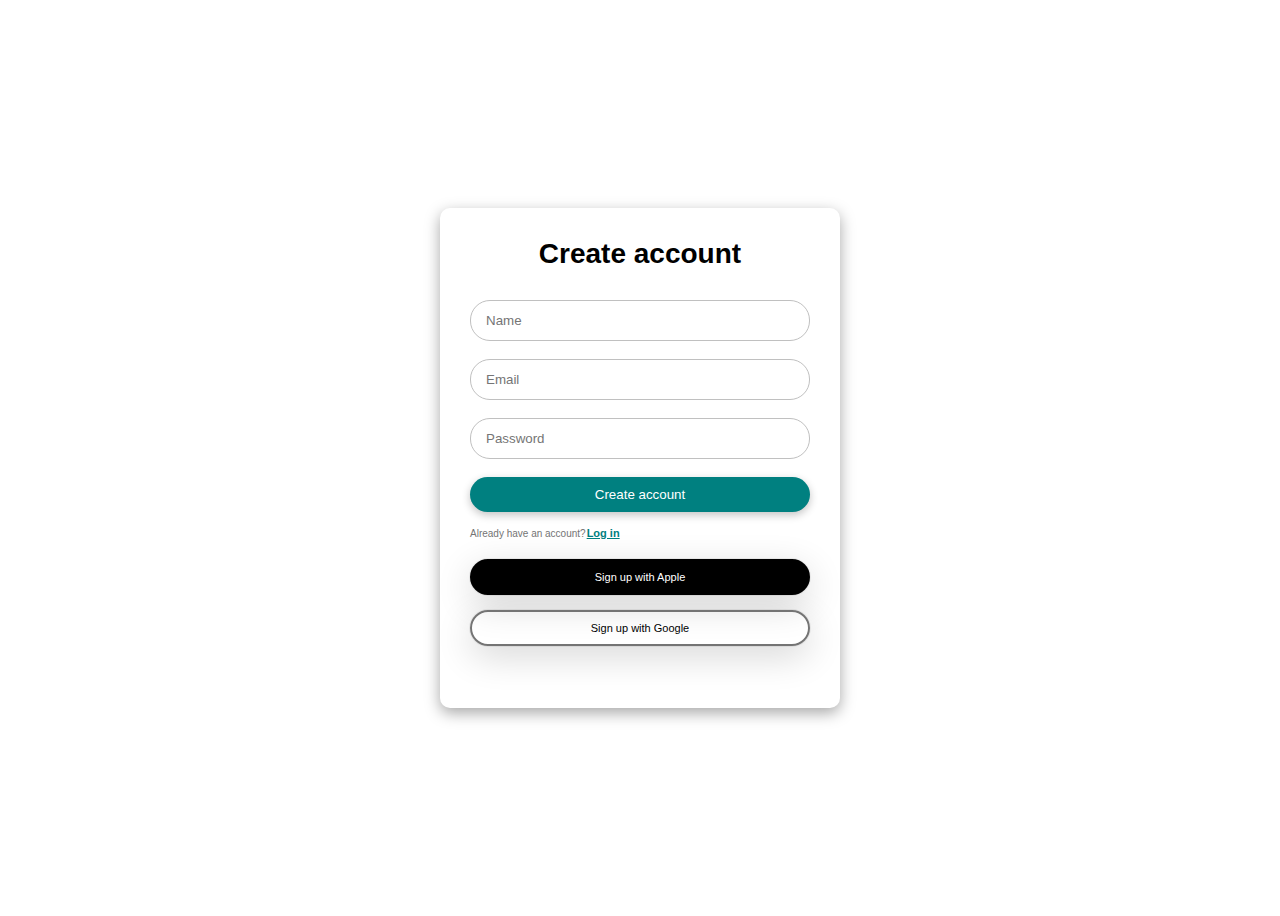
<file: index.html>
<!DOCTYPE html>
<html lang="en">
  <head>
    <meta charset="UTF-8" />
    <meta name="viewport" content="width=device-width, initial-scale=1.0" />
    <title>Dove & Smile Studio</title>
    <link rel="stylesheet" href="style/style.css" />
  </head>
  <body>
    <header id="nav-placeholder"></header>
    <!-- Hero Section -->
    <section class="hero" id="home">
      <div class="hero-content">
        <h1 class="hero-title">YOUR SMILE MATTERS</h1>
        <p class="hero-description">
          Welcome to Dove & Smile Studio, where your oral health is our top
          priority. Our team is dedicated to providing you with personalized,
          gentle care to ensure your comfort and satisfaction
        </p>
        <button class="btn-book"><a href="plans.html">Book Now</a></button>

        <!-- Hero Images -->
        <div class="hero-images">
          <div class="image img-left" id="hero-img-1"></div>
          <div class="image img-center" id="hero-img-2"></div>
          <div class="image img-right" id="hero-img-3"></div>
        </div>
      </div>
    </section>

    <!-- About Section -->
    <div class="about" id="about">
      <div class="about-section">
        <div class="about-left">
          <h1>About Us</h1>
          <p>Our Story</p>
        </div>
        <div class="about-right">
          <p>
            At Dove & Smile Studio, we offer a wide range of dental services,
            including general dentistry, orthodontics, and implants. Our focus
            is on building lasting relationships with our patients by delivering
            comprehensive care with a gentle touch. Your smile is our passion,
            and we are committed to ensuring your dental health and
            satisfaction.
          </p>
          <a href="about.html" class="discover-btn">Discover More</a>
        </div>
      </div>

      <!-- Divider -->
      <div class="divider"></div>

      <!-- Testimonials Section -->
      <div class="testimonials-section">
        <h2>Testimonials</h2>
        <div class="testimonial-card">
          <p class="testimonial-text">
            "I had an incredible experience at Dove & Smile Studio. The staff
            was friendly, and the service was exceptional. I highly recommend
            them!"
          </p>
          <p class="testimonial-author">Sarah - Patient</p>
          <div class="divider"></div>
        </div>
        <div class="testimonial-card">
          <p class="testimonial-text">
            "The orthodontic treatment I received at Dove & Smile Studio was
            life-changing. I'm so grateful for their expertise and care."
          </p>
          <p class="testimonial-author">Mechael - Patient</p>
        </div>
        <div class="divider"></div>
        <div class="testimonial-card">
          <p class="testimonial-text">
            "Dove & Smile Studio provides top-notch dental care. I felt
            comfortable throughout my visit and left with a brighter smile."
          </p>
          <p class="testimonial-author">Elena - Patient</p>
        </div>
      </div>
    </div>

    <!-- HOW IT WORKS SECTION -->
    <div class="how-it-works section">
      <div class="container">
        <div class="section-header">
          <h1>How It Works</h1>
          <p>Our Process</p>
        </div>

        <div class="process-grid">
          <div class="process-card">
            <h2>Consultation</h2>
            <p>
              Our team provides personalized care to help you achieve a
              confident smile. Contact us to book your appointment!
            </p>
          </div>

          <div class="process-card">
            <h2>Treatment</h2>
            <p>
              Our treatments are tailored to meet your unique dental needs,
              ensuring the best care for a healthier, brighter smile.
            </p>
          </div>

          <div class="process-card">
            <h2>Follow-Up</h2>
            <p>
              We provide thorough follow-up care to monitor your progress and
              maintain your oral health.
            </p>
          </div>
        </div>

        <div class="divider"></div>

        <div class="secondary-grid">
          <div class="secondary-card">
            <h2>Aftercare</h2>
            <p>
              Proper aftercare is essential for a speedy recovery and long-term
              dental health.
            </p>
          </div>

          <div class="secondary-card">
            <h2>Emergency Care</h2>
            <p>
              Experiencing a dental emergency? Contact us immediately for
              prompt, compassionate care.
            </p>
          </div>

          <div class="secondary-card">
            <h2>Preventive Care</h2>
            <p>
              Prevention is key to good oral health. Our preventive care
              services aim to keep your smile healthy and bright.
            </p>
          </div>
        </div>
      </div>
    </div>

    <!-- Full Width Image Section -->
    <div class="full-image-section">
      <div class="studio-image"></div>
    </div>
    <!-- Footer Section -->
    <footer id="footer-placeholder"></footer>
    <script>
      const user = localStorage.getItem("userData");

      if (!user) {
        window.location.href = "register.html";
      }
    </script>
    <script src="script/script.js"></script>
    <script src="script/include.js"></script>
  </body>
</html>
</file>
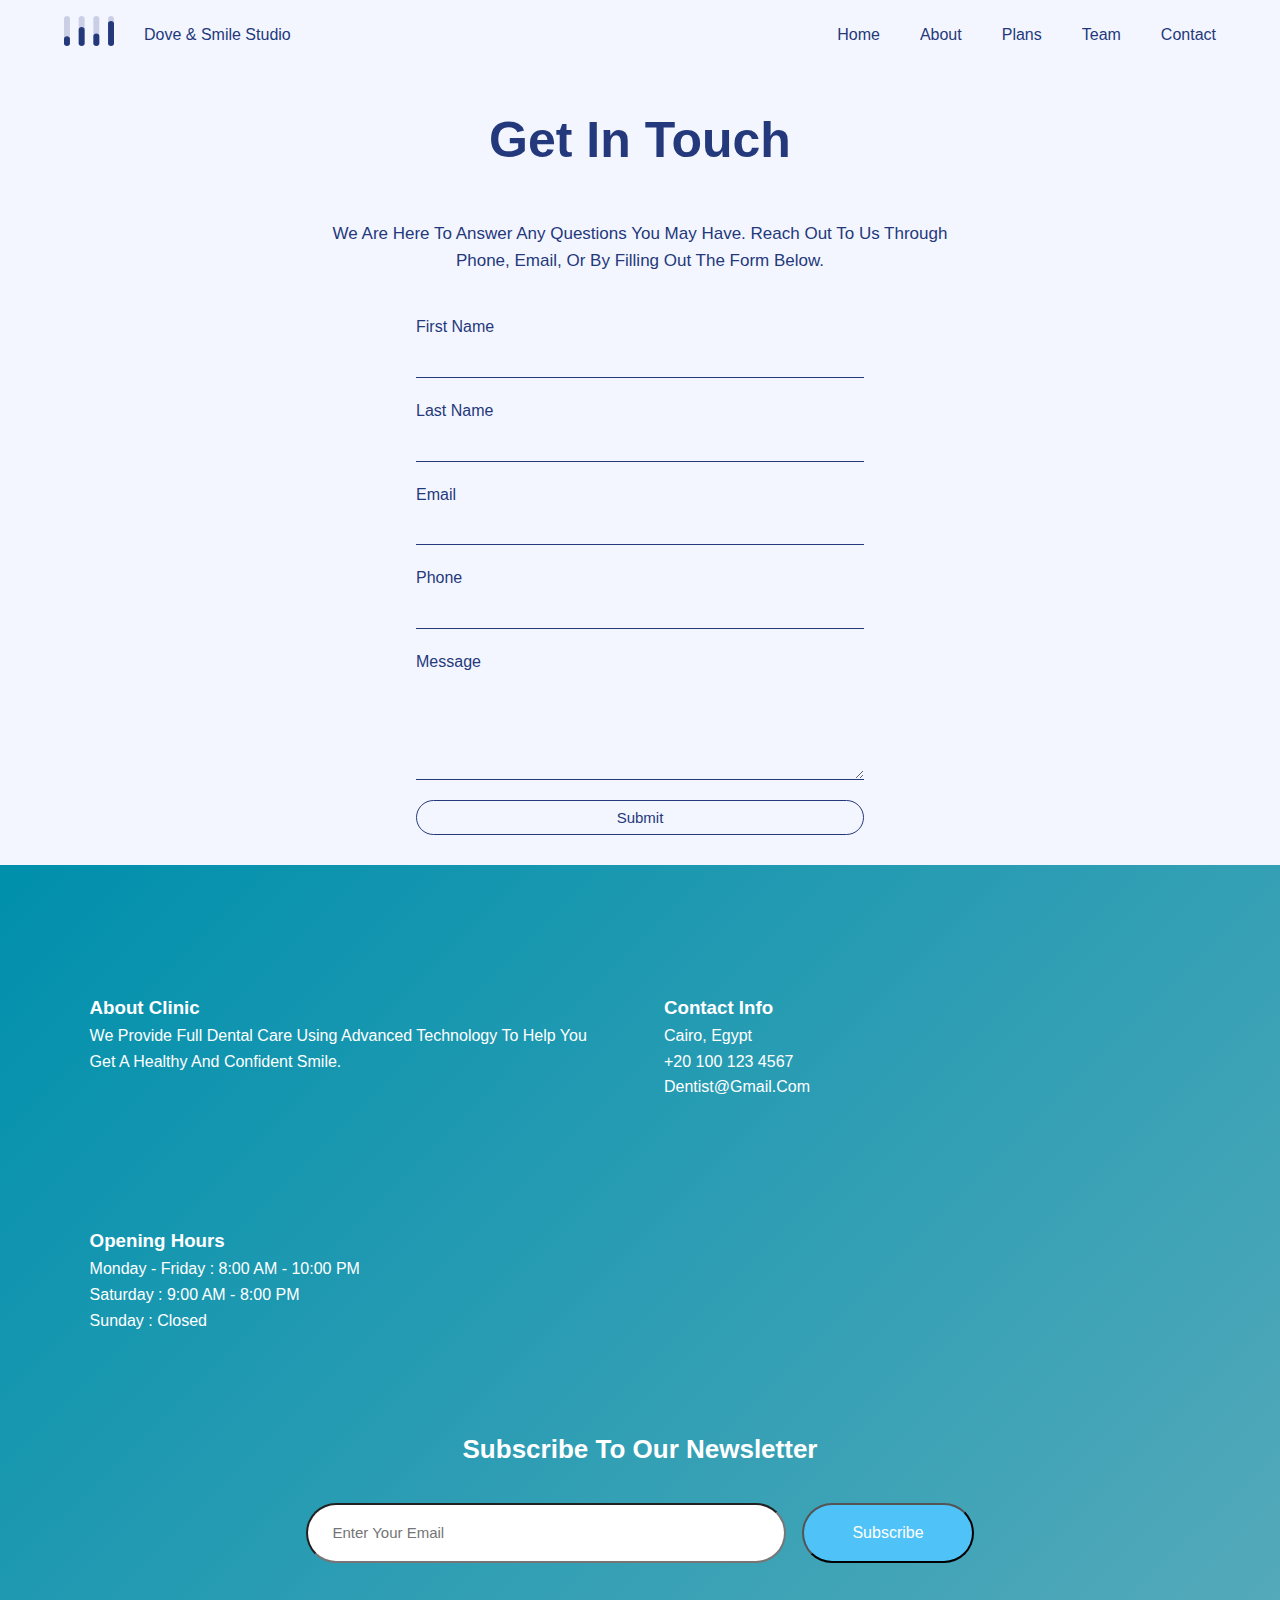
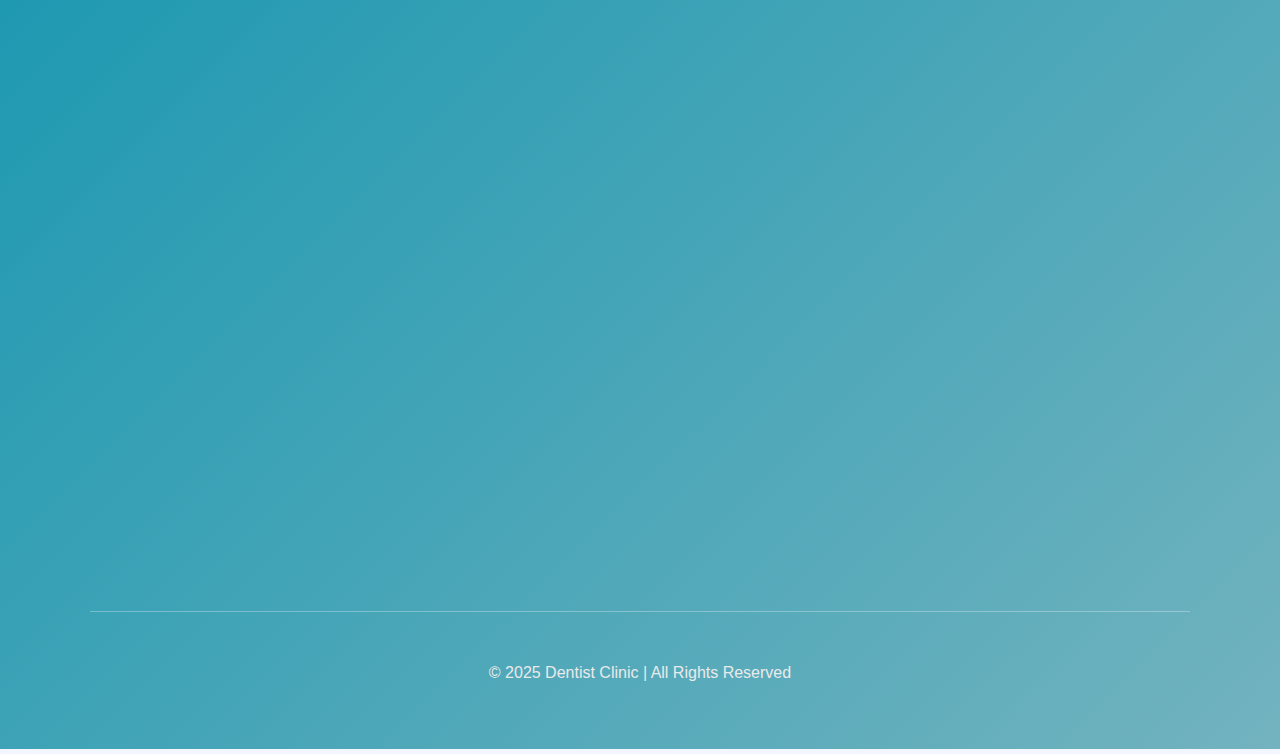
<file: contact.html>
<!DOCTYPE html>
<html lang="en">
<head>
    <meta charset="UTF-8">
    <meta name="viewport" content="width=device-width, initial-scale=1.0">
    <title>Document</title>
    <link rel="stylesheet" href="style/contactStyle.css">
</head>
<body>

    <header id="nav-placeholder"></header>
    
    <main class="contact-main">
        <h1 class="contact-title">Get in Touch</h1>
        <p class="desc">We are here to answer any questions you may have. Reach out to us through phone, email, or by filling out the form below.</p>
        <form class="form">
            <label for="First">First name</label>
            <input type="text" id="First" name="First" required>

            <label for="Last">Last name</label>
            <input type="text" id="Last" name="Last" required>

            <label for="email">Email</label>
            <input type="email" id="email" name="email" required>

            <label for="phone">Phone</label>
            <input type="phone" id="phone" name="phone" required>

            <label for="message">Message</label>
            <textarea id="message" name="message" rows="5" required></textarea>

            <button type="submit">Submit</button>
        </form>
    </main>

    <footer id="footer-placeholder"></footer>
    <script src="../script/include.js"></script>
</body>

</html>
</file>
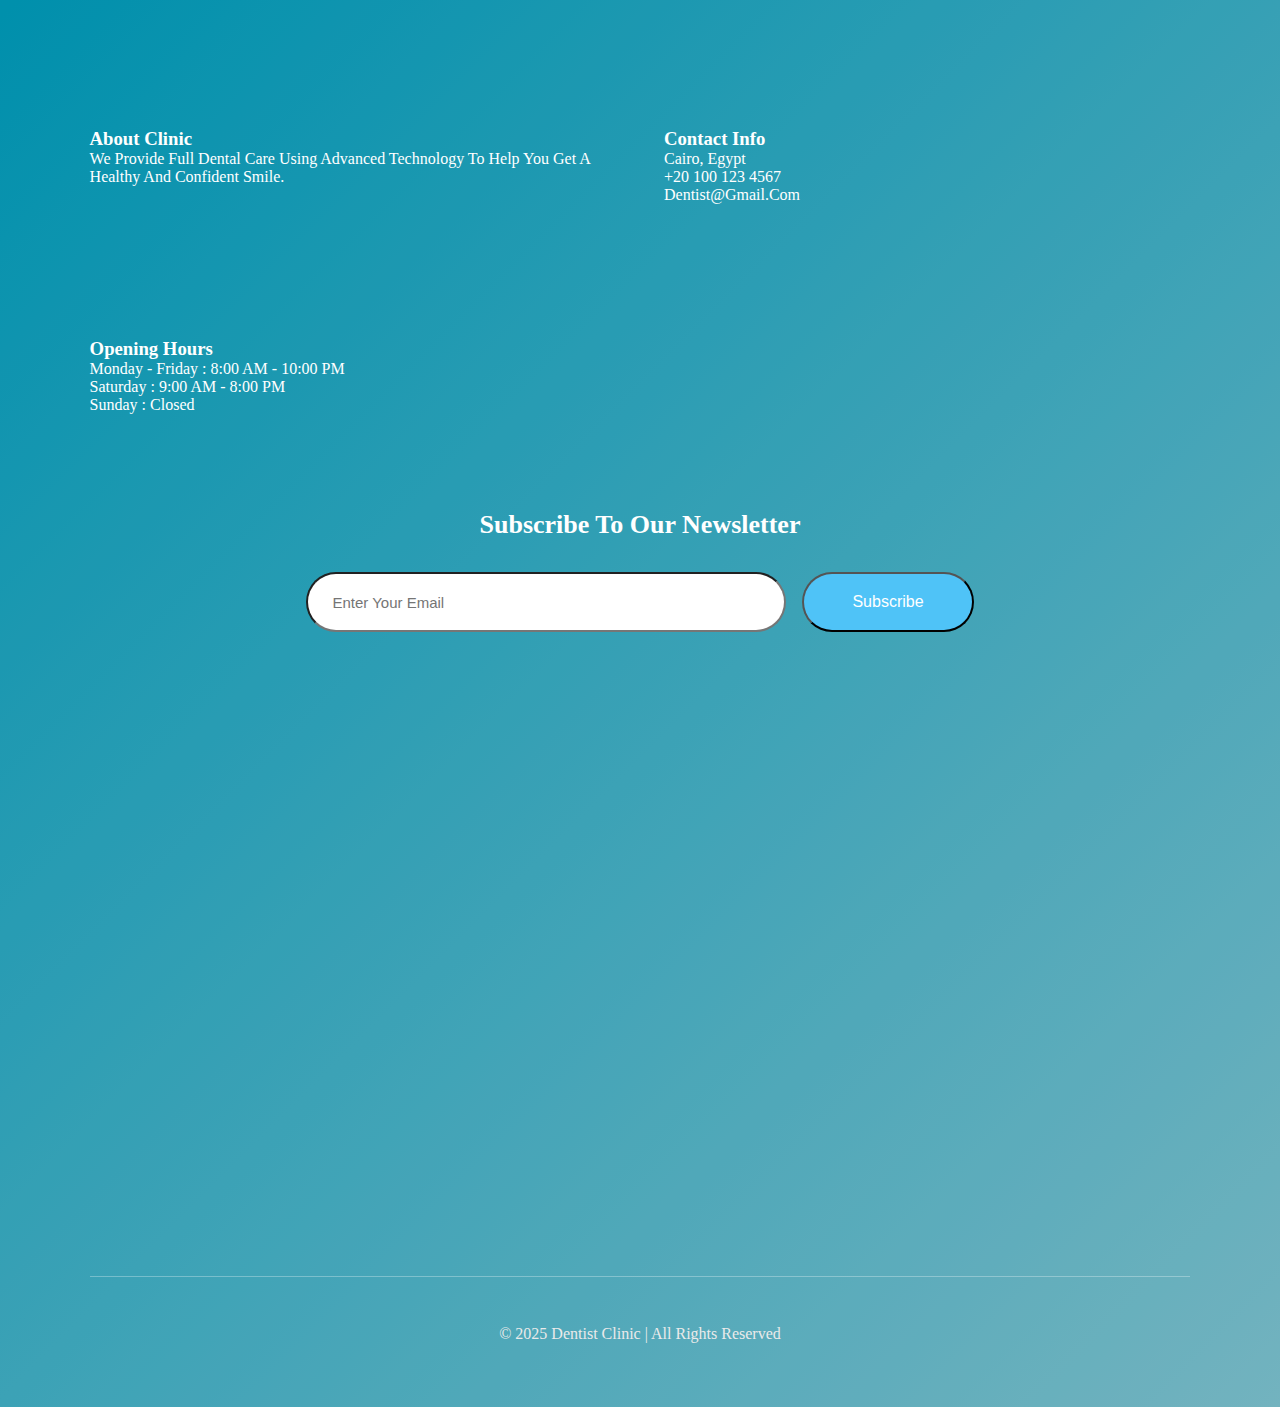
<file: footer.html>
<!DOCTYPE html>
<html lang="en">
<head>
    <meta charset="UTF-8">
    <meta name="viewport" content="width=device-width, initial-scale=1.0">
    <title>Footer</title>

    <link rel="stylesheet" href="../style/base.css">
    <link rel="stylesheet" href="../style/footer.css">
</head>
<body>

<footer class="footer">

    <div class="footer-overlay"></div>

    <section class="box-container">

        <article class="box">
            <h3>about clinic</h3>
            <p>
                We provide full dental care using advanced technology
                to help you get a healthy and confident smile.
            </p>

            <nav class="share">
                <a href="#" class="fab fa-facebook-f" aria-label="Facebook"></a>
                <a href="#" class="fab fa-twitter" aria-label="Twitter"></a>
                <a href="#" class="fab fa-linkedin" aria-label="LinkedIn"></a>
                <a href="#" class="fab fa-instagram" aria-label="Instagram"></a>
            </nav>
        </article>

        <article class="box">
            <h3>contact info</h3>
            <p><i class="fas fa-map-marker-alt"></i> Cairo, Egypt</p>
            <p><i class="fas fa-phone"></i> +20 100 123 4567</p>
            <p><i class="fas fa-envelope"></i> dentist@gmail.com</p>
        </article>

        

        <article class="box">
            <h3>opening hours</h3>
            <p>Monday - Friday : 8:00 AM - 10:00 PM</p>
            <p>Saturday : 9:00 AM - 8:00 PM</p>
            <p>Sunday : Closed</p>
        </article>

    </section>

    <section class="newsletter">
        <h3>subscribe to our newsletter</h3>
        <form>
            <input type="email" placeholder="enter your email">
            <button type="submit">subscribe</button>
        </form>
    </section>

    <section class="map">
        <iframe 
            src="https://www.google.com/maps?q=cairo&output=embed"
            loading="lazy">
        </iframe>
    </section>

    <section class="credit">
        © 2025 Dentist Clinic | All Rights Reserved
    </section>

</footer>

</body>
</html>
</file>
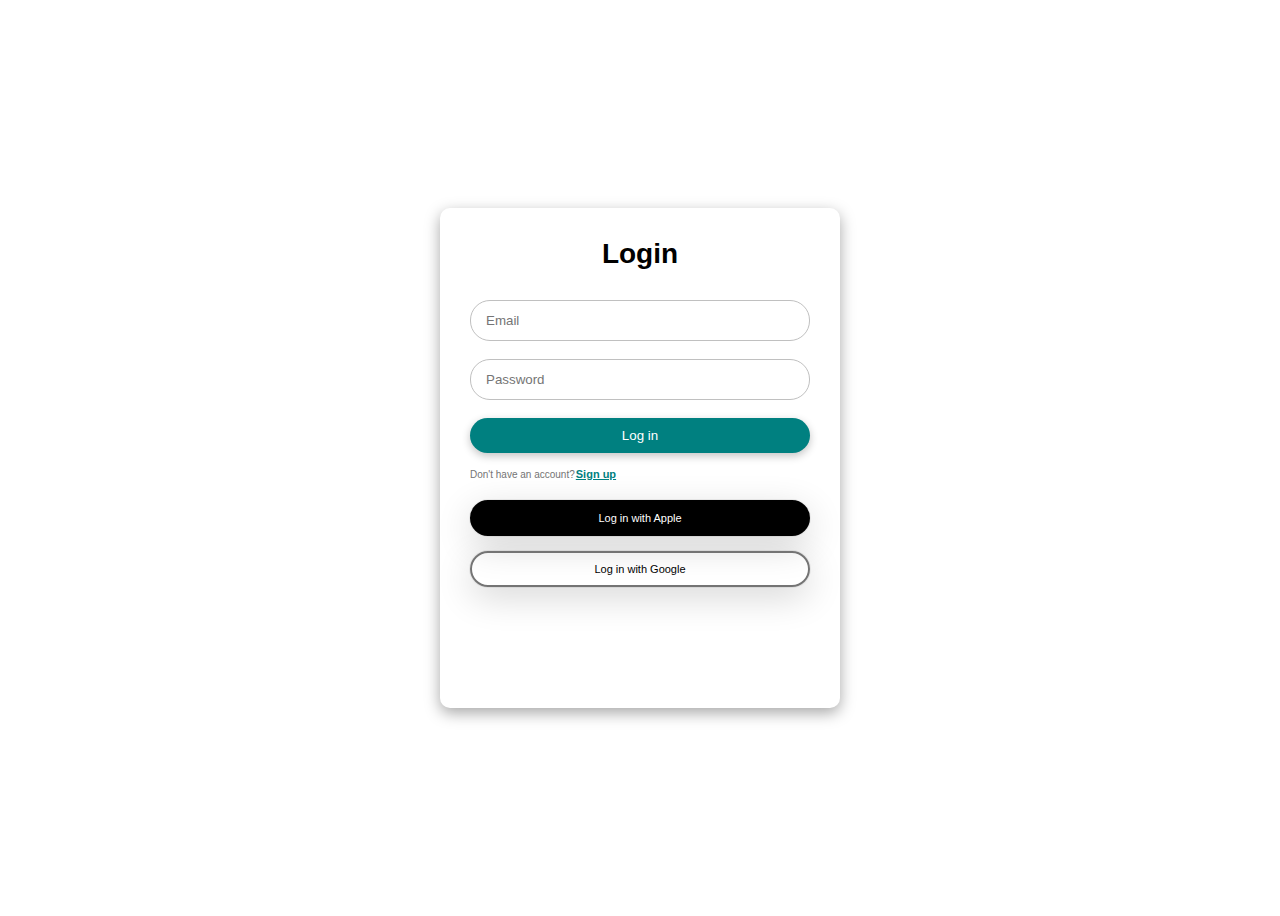
<file: login.html>
<!DOCTYPE html>
<html lang="en">
  <head>
    <meta charset="UTF-8" />
    <meta name="viewport" content="width=device-width, initial-scale=1.0" />
    <title>Document</title>
    <link rel="stylesheet" href="style/log_reg.css" />
  </head>
  <body>
    <div class="form-container">
      <p class="title">Login</p>
      <form class="form" id="loginForm">
        <input type="email" class="input" id="loginEmail" placeholder="Email" />
        <input
          type="password"
          class="input"
          id="loginPassword"
          placeholder="Password"
        />
        <button class="form-btn" type="submit">Log in</button>
      </form>
      <p class="sign-up-label">
        Don't have an account?<a class="sign-up-link" href="register.html">Sign up</a>
      </p>
      <div class="buttons-container">
        <div class="apple-login-button">
          <span>Log in with Apple</span>
        </div>
        <div class="google-login-button">
          <span>Log in with Google</span>
        </div>
      </div>
    </div>

    <script src="script/login.js"></script>
  </body>
</html>
</file>
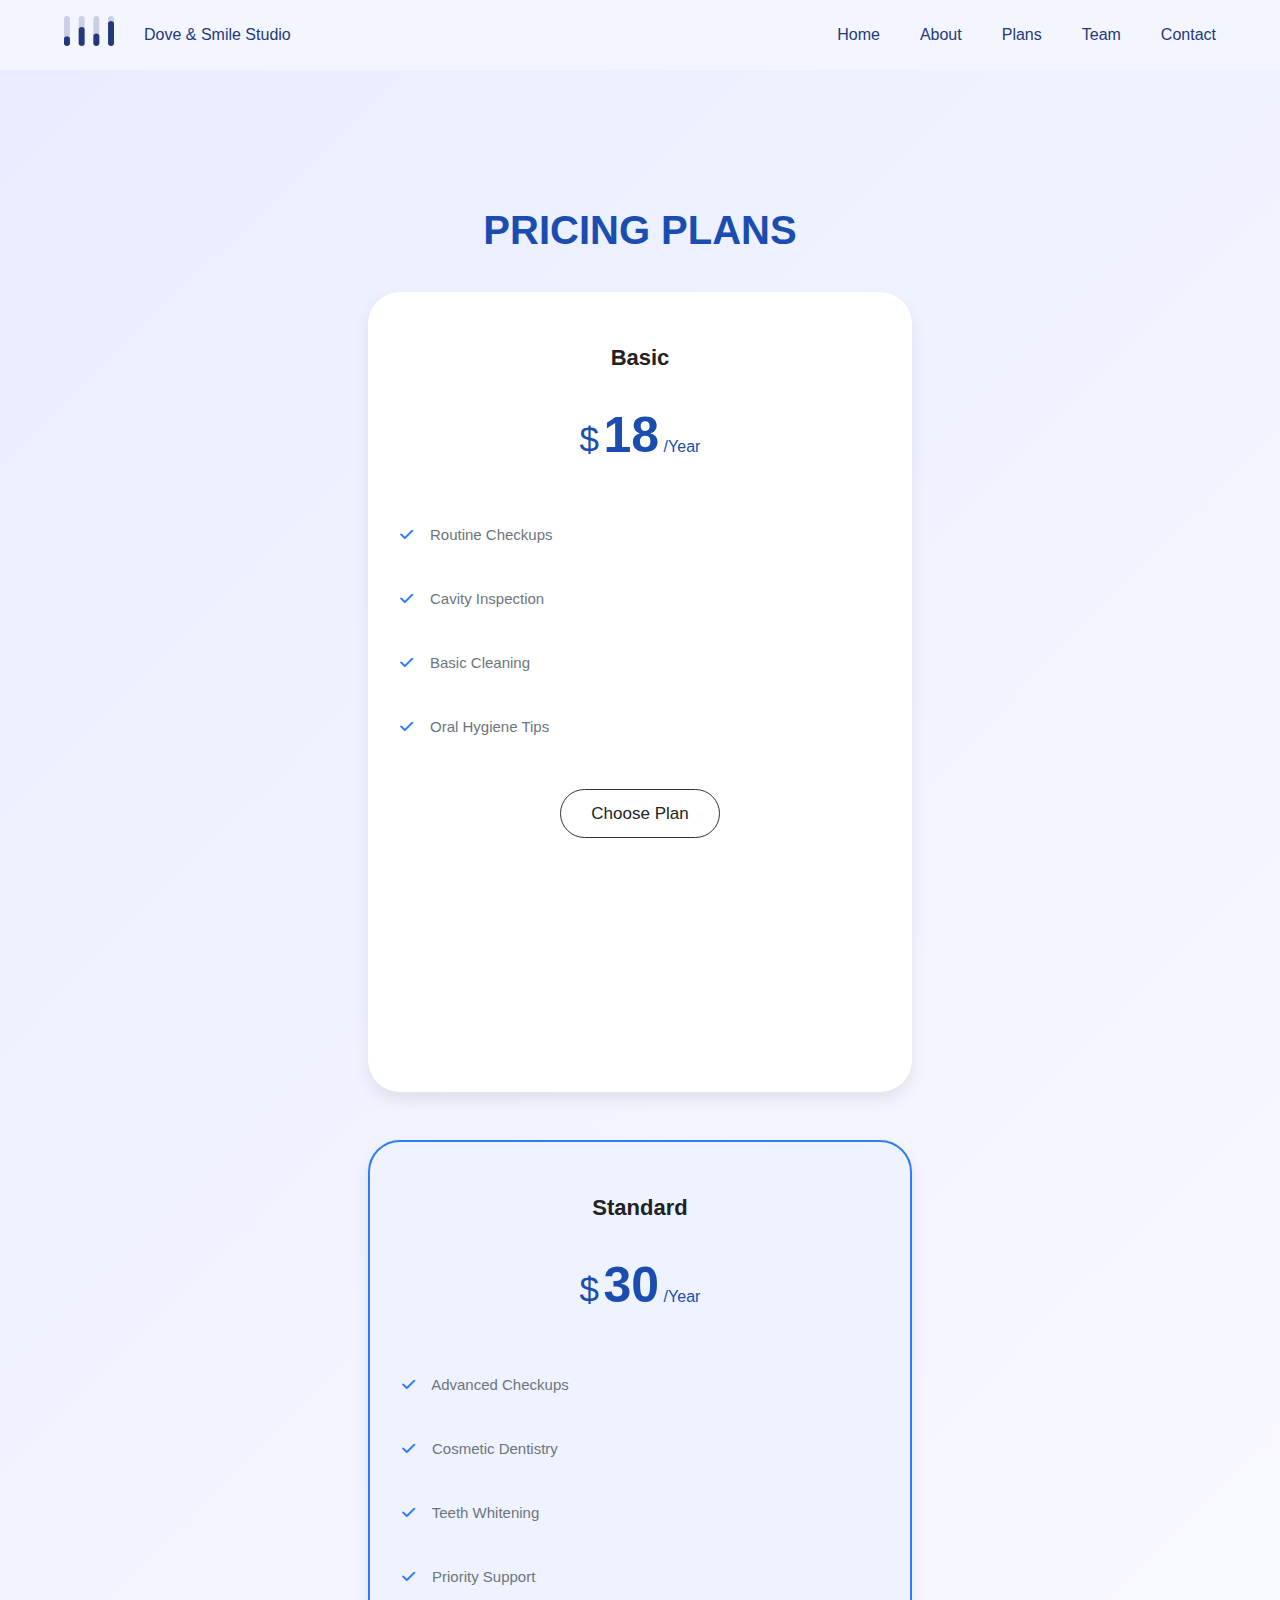
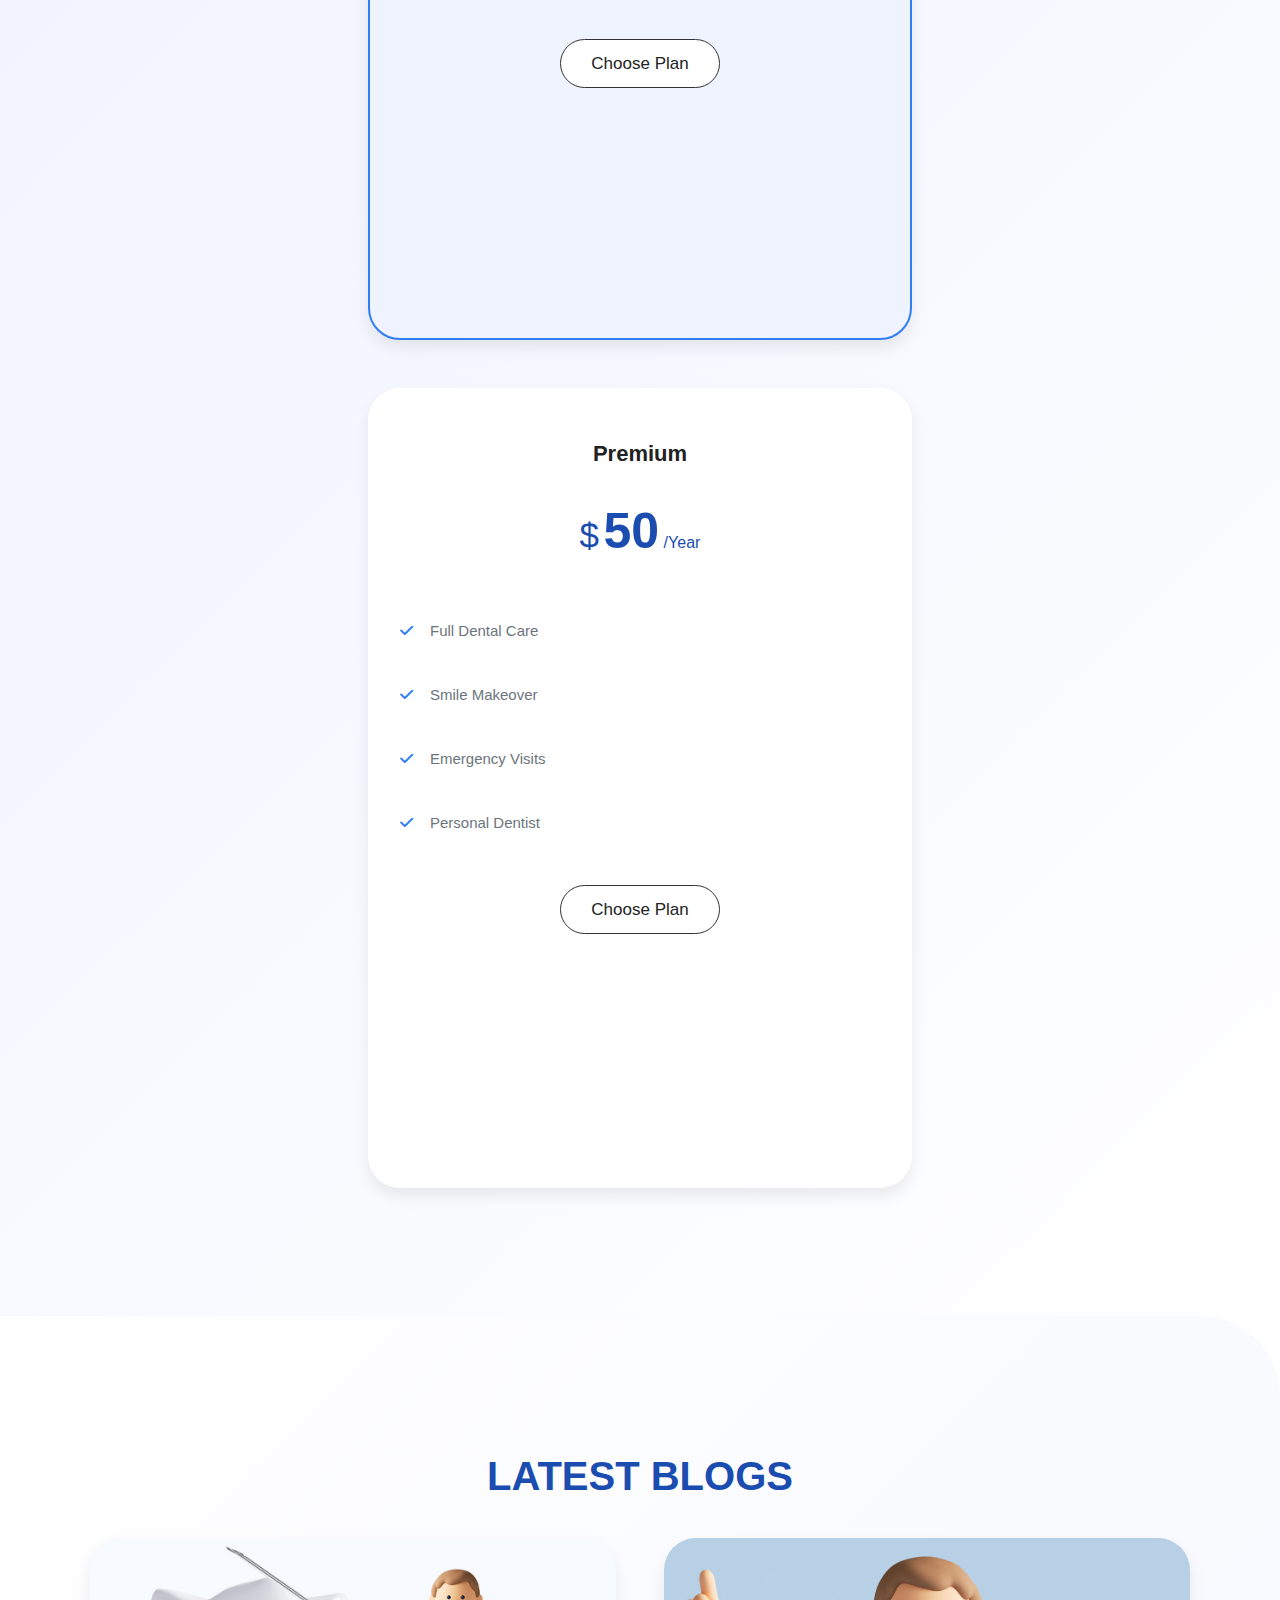
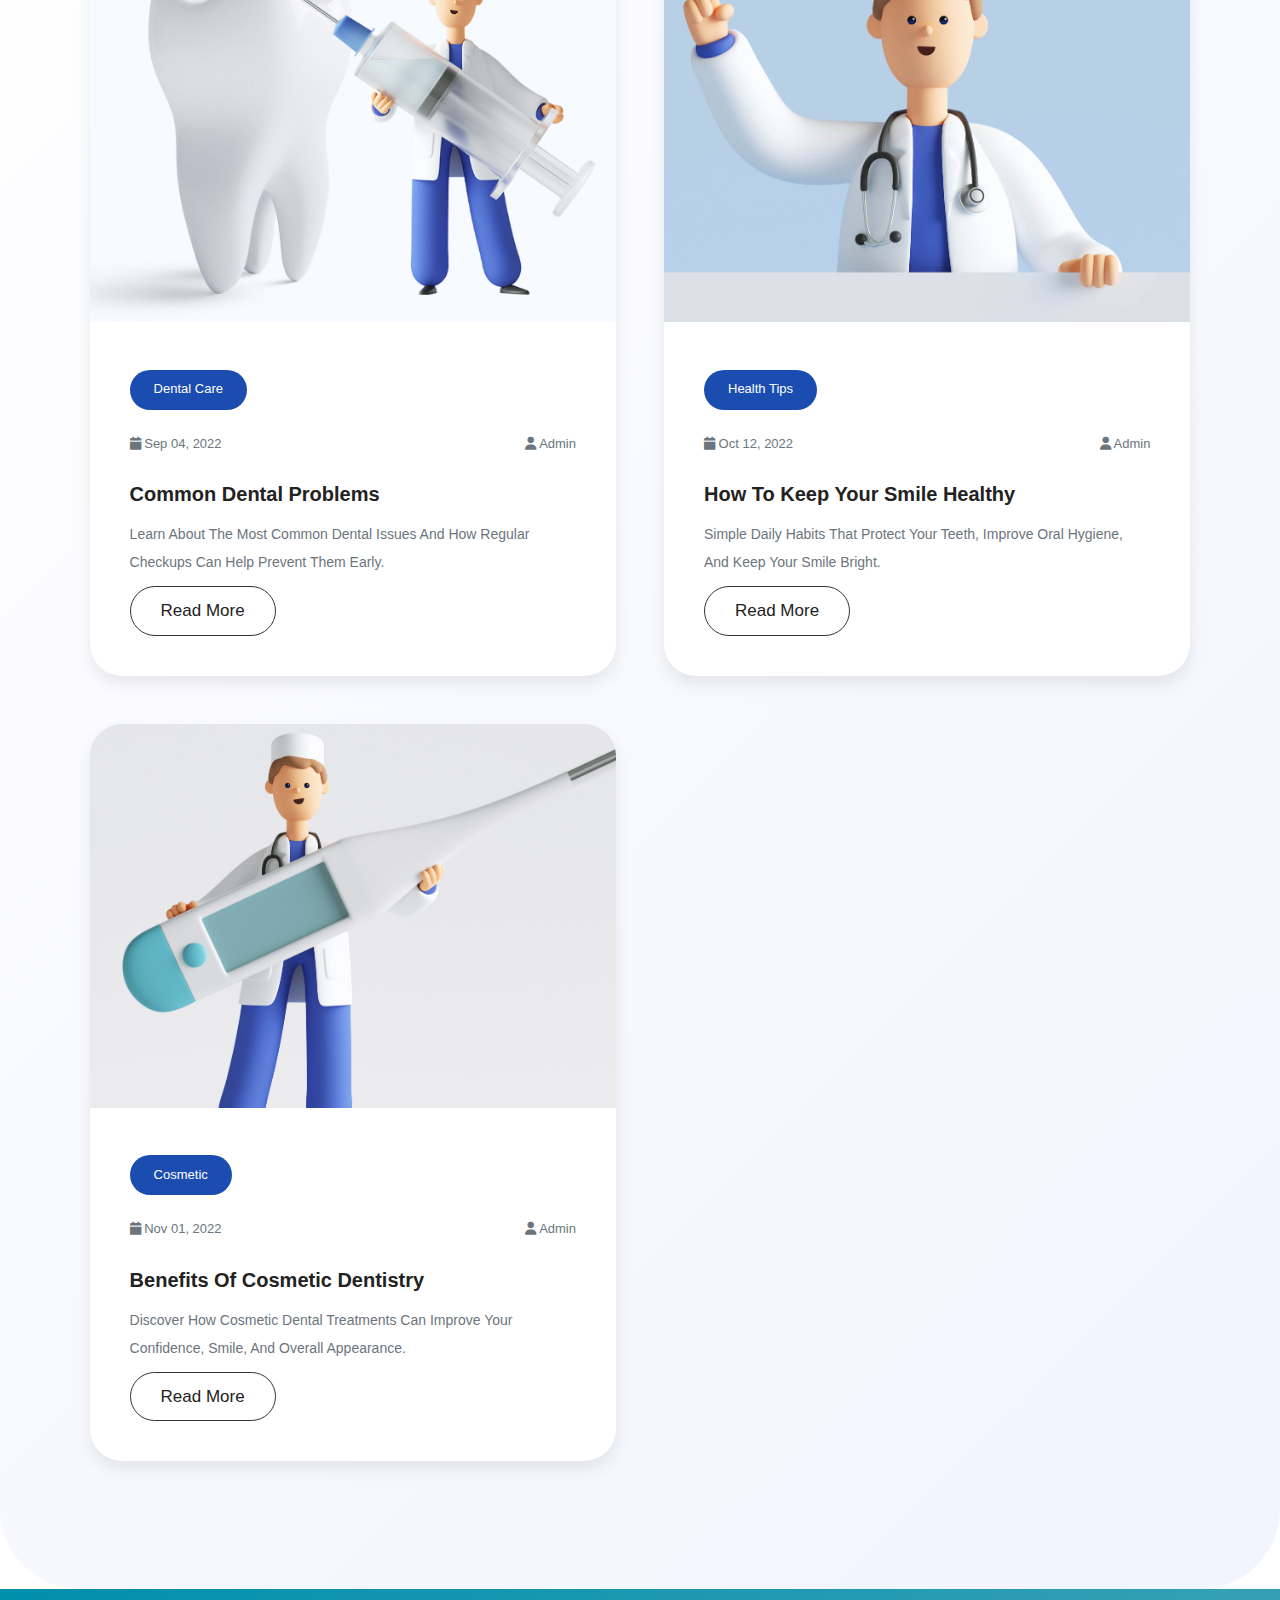
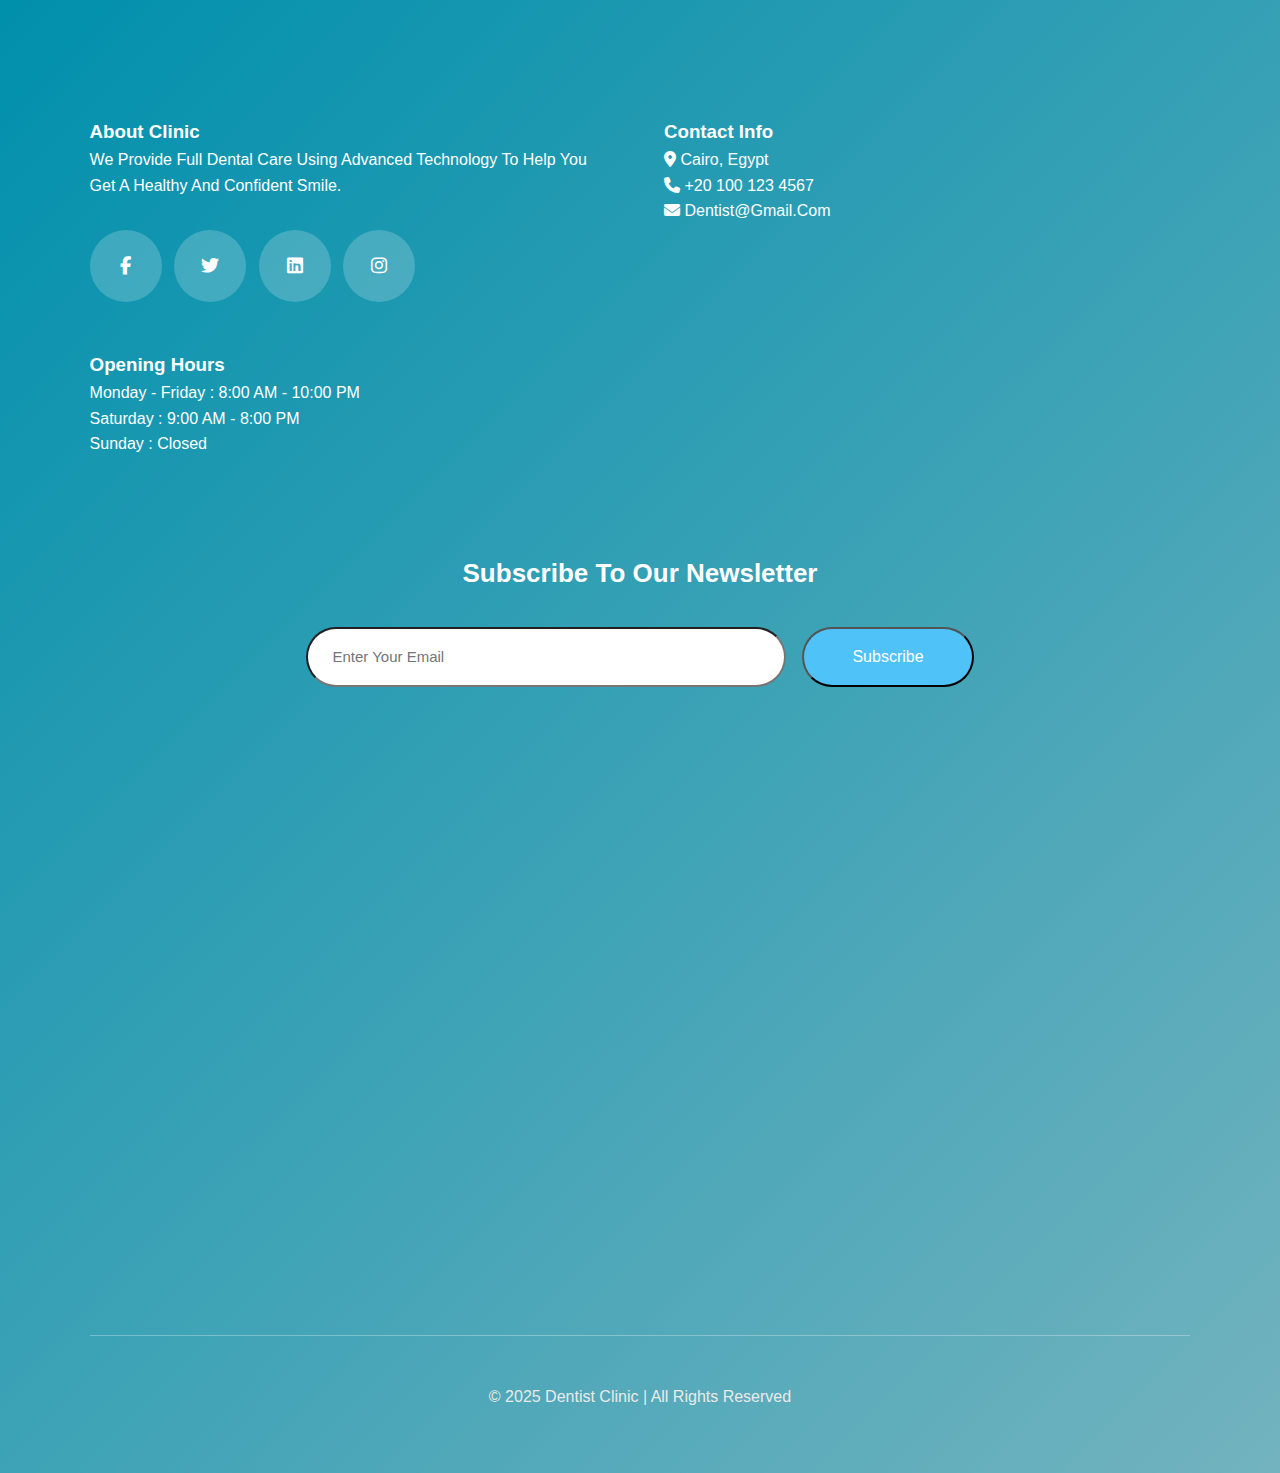
<file: plans.html>
<!DOCTYPE html>
<html lang="en">
  <head>
    <meta charset="UTF-8" />
    <meta name="viewport" content="width=device-width, initial-scale=1.0" />
    <title>Plans & Blogs</title>

    <link rel="stylesheet" href="style/base.css" />
    <link rel="stylesheet" href="style/plans.css" />
    <link
      rel="stylesheet"
      href="https://cdnjs.cloudflare.com/ajax/libs/font-awesome/6.5.0/css/all.min.css"
    />
  </head>
  <body>
    <header id="nav-placeholder"></header>
    <main>
      <!-- PRICING -->
      <section class="pricing" id="pricing">
        <header>
          <h1 class="heading">pricing plans</h1>
        </header>

        <section class="box-container">
          <article class="box">
            <h3 class="title">basic</h3>

            <div class="price">
              <span class="currency">$</span>
              <span class="amount">18</span>
              <span class="duration">/year</span>
            </div>

            <ul>
              <li><i class="fas fa-check"></i> routine checkups</li>
              <li><i class="fas fa-check"></i> cavity inspection</li>
              <li><i class="fas fa-check"></i> basic cleaning</li>
              <li><i class="fas fa-check"></i> oral hygiene tips</li>
            </ul>

            <a href="#" class="btn">choose plan</a>
          </article>

          <article class="box active">
            <h3 class="title">standard</h3>

            <div class="price">
              <span class="currency">$</span>
              <span class="amount">30</span>
              <span class="duration">/year</span>
            </div>

            <ul>
              <li><i class="fas fa-check"></i> advanced checkups</li>
              <li><i class="fas fa-check"></i> cosmetic dentistry</li>
              <li><i class="fas fa-check"></i> teeth whitening</li>
              <li><i class="fas fa-check"></i> priority support</li>
            </ul>

            <a href="#" class="btn">choose plan</a>
          </article>

          <article class="box">
            <h3 class="title">premium</h3>

            <div class="price">
              <span class="currency">$</span>
              <span class="amount">50</span>
              <span class="duration">/year</span>
            </div>

            <ul>
              <li><i class="fas fa-check"></i> full dental care</li>
              <li><i class="fas fa-check"></i> smile makeover</li>
              <li><i class="fas fa-check"></i> emergency visits</li>
              <li><i class="fas fa-check"></i> personal dentist</li>
            </ul>

            <a href="#" class="btn">choose plan</a>
          </article>
        </section>
      </section>

      <!-- BLOG -->
      <section class="blog" id="blog">
        <header>
          <h1 class="heading">latest blogs</h1>
        </header>

        <section class="box-container">
          <article class="box">
            <figure class="image">
              <img src="image/blog-1.jpg" alt="Common dental problems" />
            </figure>

            <div class="content">
              <a href="#" class="link">Dental Care</a>

              <div class="icons">
                <span><i class="fas fa-calendar"></i> Sep 04, 2022</span>
                <span><i class="fas fa-user"></i> Admin</span>
              </div>

              <h3>Common dental problems</h3>
              <p>
                Learn about the most common dental issues and how regular
                checkups can help prevent them early.
              </p>

              <a href="#" class="btn">read more</a>
            </div>
          </article>

          <article class="box">
            <figure class="image">
              <img src="image/blog-2.jpg" alt="Healthy smile tips" />
            </figure>

            <div class="content">
              <a href="#" class="link">Health Tips</a>

              <div class="icons">
                <span><i class="fas fa-calendar"></i> Oct 12, 2022</span>
                <span><i class="fas fa-user"></i> Admin</span>
              </div>

              <h3>How to keep your smile healthy</h3>
              <p>
                Simple daily habits that protect your teeth, improve oral
                hygiene, and keep your smile bright.
              </p>

              <a href="#" class="btn">read more</a>
            </div>
          </article>

          <article class="box">
            <figure class="image">
              <img src="image/blog-3.jpg" alt="Cosmetic dentistry benefits" />
            </figure>

            <div class="content">
              <a href="#" class="link">Cosmetic</a>

              <div class="icons">
                <span><i class="fas fa-calendar"></i> Nov 01, 2022</span>
                <span><i class="fas fa-user"></i> Admin</span>
              </div>

              <h3>Benefits of cosmetic dentistry</h3>
              <p>
                Discover how cosmetic dental treatments can improve your
                confidence, smile, and overall appearance.
              </p>

              <a href="#" class="btn">read more</a>
            </div>
          </article>
        </section>
      </section>
    </main>

    <footer id="footer-placeholder"></footer>
    <script src="script/include.js"></script>
  </body>
</html>
</file>
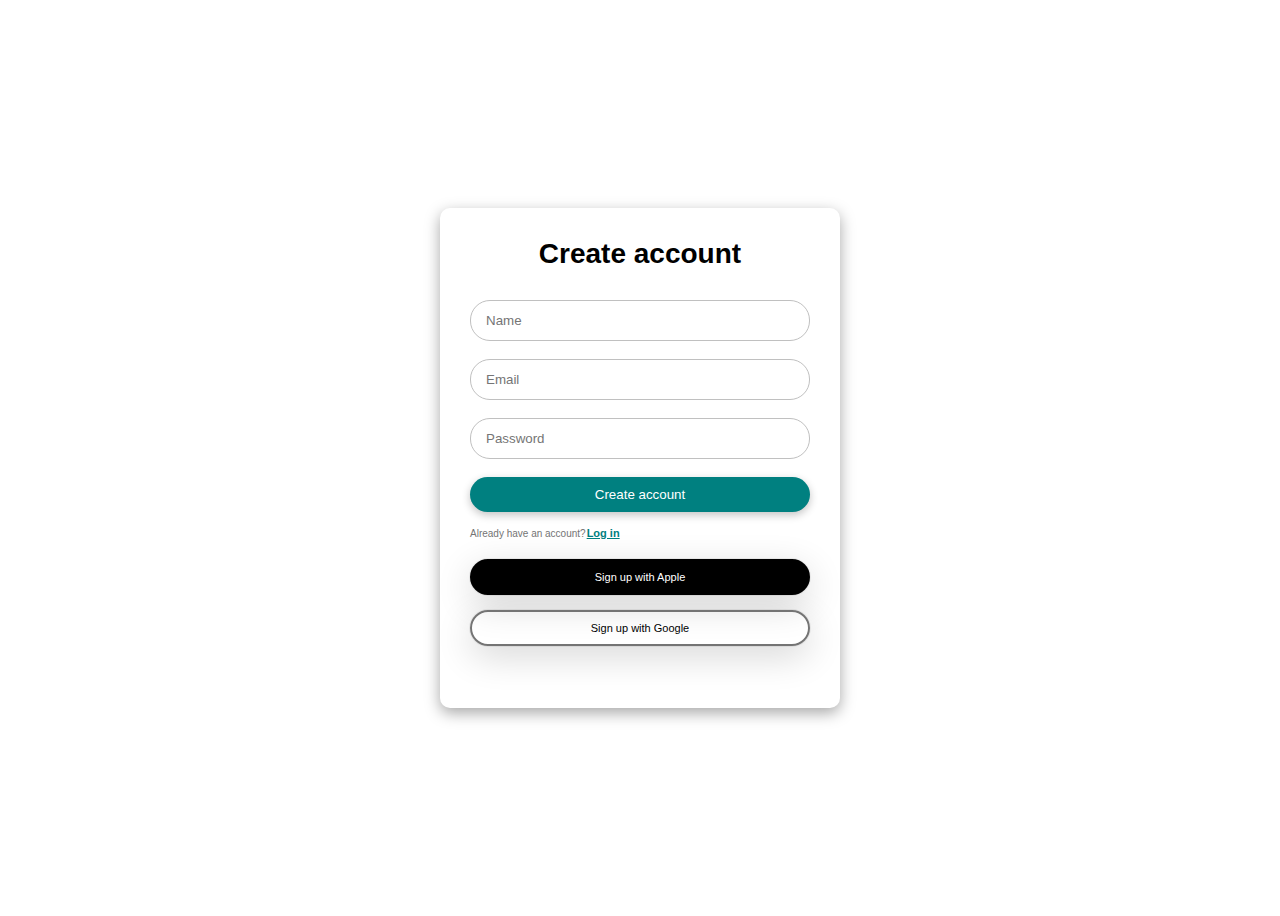
<file: register.html>
<!DOCTYPE html>
<html lang="en">
  <head>
    <meta charset="UTF-8" />
    <meta name="viewport" content="width=device-width, initial-scale=1.0" />
    <title>Document</title>
    <link rel="stylesheet" href="style/log_reg.css" />
  </head>
  <body>
    <div class="form-container">
      <p class="title">Create account</p>
      <form class="form" id="registerForm">
        <input type="text" class="input" id="regName" placeholder="Name" />
        <input type="email" class="input" id="regEmail" placeholder="Email" />
        <input
          type="password"
          class="input"
          id="regPassword"
          placeholder="Password"
        />
        <button class="form-btn" type="submit">Create account</button>
      </form>
      <p class="sign-up-label">
        Already have an account?<a class="sign-up-link" href="login.html">Log in</a>
      </p>
      <div class="buttons-container">
        <div class="apple-login-button">
          <span>Sign up with Apple</span>
        </div>
        <div class="google-login-button">
          <span>Sign up with Google</span>
        </div>
      </div>
    </div>

    <script src="../script/register.js"></script>
  </body>
</html>
</file>
<file: style/style.css>
* {
  margin: 0;
  padding: 0;
  box-sizing: border-box;
}

:root {
  --primary-navy: #2b3e6e;
  --light-gray: #e8ebf0;
  --white: #ffffff;
  --text-dark: #4a5568;
  --text-navy: #2b3e6e;
}

body {
  font-family: "Segoe UI", "Helvetica Neue", Arial, sans-serif;
  line-height: 1.6;
  color: var(--text-dark);
}
a {
  text-decoration: none;
  color: #24397c;
}
svg {
  width: 50px;
  height: 30px;
}
.header {
  position: relative;
  display: flex;
  justify-content: space-between;
  align-items: center;
  padding: 10px 5%;
  background: white;
  background: #f4f6ff;
  min-height: 70px;
  font-weight: 500;
  z-index: 9999;
}
.r-nav {
  display: flex;
  align-items: center;
  gap: 30px;
}
.nav-ul {
  list-style: none;
  display: flex;
  gap: 40px;
}
a:hover {
  text-decoration: underline;
  color: #182652;
}
.burger {
  display: none;
  font-size: 28px;
  cursor: pointer;
  z-index: 10000;
  position: relative;
}
/* Hero Section */
.hero {
  background: var(--light-gray);
  padding: 180px 60px 100px;
  min-height: 100vh;
  display: flex;
  align-items: center;
}

.hero-content {
  max-width: 1400px;
  margin: 0 auto;
  width: 100%;
  text-align: center;
}

.hero-title {
  font-size: 120px;
  font-weight: 900;
  color: var(--primary-navy);
  line-height: 1.1;
  letter-spacing: -2px;
  margin-bottom: 40px;
  text-transform: uppercase;
}

.hero-description {
  font-size: 20px;
  color: var(--text-navy);
  line-height: 1.8;
  max-width: 900px;
  margin: 0 auto 50px;
  font-weight: 400;
}

.btn-book {
  display: inline-block;
  padding: 18px 50px;
  background: transparent;
  color: var(--primary-navy);
  border: 2px solid var(--primary-navy);
  border-radius: 50px;
  font-size: 18px;
  font-weight: 400;
  text-decoration: none;
  transition: all 0.3s ease;
  cursor: pointer;
  a{
    color: var(--primary-navy);
    text-decoration: none;
  }
}

.btn-book:hover {
  background: var(--primary-navy);
  transform: translateY(-2px);
  box-shadow: 0 8px 20px rgba(43, 62, 110, 0.2);
  a{
    color: var(--white);
  }
}

/* Hero Images */
.hero-images {
  display: flex;
  justify-content: center;
  align-items: flex-end;
  gap: 30px;
  margin-top: 60px;
  width: 100%;
  max-width: 1400px;
  margin-left: auto;
  margin-right: auto;
}

.hero-images .image {
  background: #c8d5e8;
  border-radius: 12px;
  overflow: hidden;
  transition: transform 0.3s ease;
  box-shadow: 0 4px 15px rgba(0, 0, 0, 0.1);
}

.hero-images .image:hover {
  transform: translateY(-5px);
}

.hero-images .img-left {
  width: 442px;
  height: 388px;
}
.hero-images .img-center {
  width: 442px;
  height: 455px;
  margin-bottom: 0;
}
.hero-images .img-right {
  width: 442px;
  height: 388px;
}

#hero-img-1 {
  background: url("../image/room.png") center/cover no-repeat;
}
#hero-img-2 {
  background: url("../image/man.png") center/cover no-repeat;
}
#hero-img-3 {
  background: url("../image/doctor.png") center/cover no-repeat;
}

/* About Section */
.about {
  padding: 100px 60px;
  background-color: #dde4ff;
  margin-top: 1px;
}

.container {
  max-width: 1400px;
  margin: 0 auto;
}

.about-section {
  display: grid;
  grid-template-columns: 1fr 1fr;
  gap: 80px;
  align-items: start;
  margin-top: 1px;
  margin-bottom: 120px;
}

.about-left {
  display: flex;
  flex-direction: column;
  gap: 20px;
  padding-left: 40px;
  padding-right: 40px;
}

.about-left h1 {
  font-size: 72px;
  font-weight: 700;
  color: #2d4379;
  line-height: 1.1;
  margin: 0;
}

.about-left p {
  font-size: 24px;
  color: #4a5a7d;
  margin: 0;
}

.about-right {
  display: flex;
  flex-direction: column;
  align-items: flex-start;
  padding: 0 40px;
  gap: 20px;
  flex-wrap: wrap;
}

.about-right p {
  margin: 0;
  font-size: 20px;
  color: #4a5a7d;
  line-height: 1.8;
}

.discover-btn {
  padding: 16px 48px;
  background: transparent;
  border: 2px solid #354e85;
  border-radius: 50px;
  color: #4a5a7d;
  font-size: 18px;
  font-weight: 500;
  cursor: pointer;
  transition: all 0.3s ease;
  text-decoration: none;
}

.discover-btn:hover {
  background: #4a5a7d;
  color: white;
  transform: translateY(-2px);
}

.divider {
  width: 100%;
  height: 1px;
  background: #8b9abc;
  margin: 80px 0;
}

.testimonials-section h2 {
  font-size: 72px;
  font-weight: 700;
  color: #2d4379;
  margin-bottom: 60px;
  line-height: 1.1;
  padding-left: 60px;
  padding-right: 60px;
}

.testimonial-card {
  background: transparent;
  max-width: 900px;
}

.testimonial-text {
  font-size: 24px;
  color: #4a5a7d;
  line-height: 1.7;
  margin-bottom: 35px;
  font-weight: 400;
  padding-left: 80px;
  padding-right: 80px;
}

.testimonial-author {
  font-size: 20px;
  color: #5a6b8f;
  font-weight: 500;
  padding-left: 80px;
  padding-right: 80px;
}

/* HOW IT WORKS */
.how-it-works {
  padding: 120px 0;
}

.section-header {
  margin-bottom: 80px;
}

.section-header h1 {
  font-size: 72px;
  font-weight: 700;
  color: #2d4379;
  margin-bottom: 15px;
  line-height: 1.1;
}

.section-header p {
  font-size: 24px;
  color: #5a6b8f;
  font-weight: 400;
}

.process-grid {
  display: grid;
  grid-template-columns: repeat(3, 1fr);
  gap: 60px;
  margin-bottom: 80px;
}

.process-card h2,
.secondary-card h2 {
  font-size: 32px;
  font-weight: 600;
  color: #2d4379;
  margin-bottom: 25px;
}
.process-card p,
.secondary-card p {
  font-size: 18px;
  color: #4a5a7d;
  line-height: 1.7;
}

.secondary-grid {
  display: grid;
  grid-template-columns: repeat(3, 1fr);
  gap: 60px;
}

.full-image-section {
  width: 100%;
  margin: 0;
  padding: 0;
}

.studio-image {
  width: 80%;
  margin: 0px auto 30px auto;
  border-radius: 20px;
  aspect-ratio: 16 / 9;
  background: url("../image/smile.avif") center/cover no-repeat;
  display: block;
  padding-left: 0;
  padding-right: 0;
}

/* Media Queries */
@media (max-width: 1200px) {
  .hero-title {
    font-size: 90px;
  }
}

@media (max-width: 1024px) {
  .about-section {
    grid-template-columns: 1fr;
    gap: 50px;
  }
  .about-left h1,
  .testimonials-section h2 {
    font-size: 56px;
  }
  .about-right p {
    font-size: 18px;
  }
  .testimonial-text {
    font-size: 20px;
  }
  .process-grid,
  .secondary-grid {
    grid-template-columns: repeat(2, 1fr);
    gap: 40px;
  }
  .about {
    padding: 100px 40px;
  }
}
@media (max-width: 850px) {
  .nav {
    position: absolute;
    top: 70px;
    left: 0;
    right: 0;
    background: #f4f6ff;
    overflow: hidden;
    max-height: 0;
    transition: all 0.5s ease;
    z-index: 100;
  }
  .nav.active {
    max-height: 250px;
    padding: 20px 0;
  }
  .nav-ul {
    flex-direction: column;
    align-items: center;
    gap: 20px;
  }
  .burger {
    display: block;
    z-index: 1000;
  }
  .contact-main {
    max-width: 90%;
  }
}

@media (max-width: 768px) {
  .about-left h1,
  .testimonials-section h2 {
    font-size: 42px;
  }
  .about-left p {
    font-size: 22px;
  }
  .about-right p {
    font-size: 16px;
  }
  .testimonial-text {
    font-size: 18px;
  }
  .discover-btn {
    padding: 14px 40px;
    font-size: 16px;
  }
  .header .container {
    padding: 0 30px;
  }
  .hamburger {
    display: flex;
  }
  .nav {
    position: fixed;
    left: -100%;
    top: 70px;
    flex-direction: column;
    background: var(--light-gray);
    width: 100%;
    padding: 40px 30px;
    gap: 30px;
    transition: left 0.3s ease;
    box-shadow: 0 4px 10px rgba(0, 0, 0, 0.1);
  }
  .nav.active {
    left: 0;
  }
  .hero {
    padding: 140px 30px 80px;
  }
  .hero-title {
    font-size: 48px;
  }
  .hero-description {
    font-size: 18px;
  }
  .hero-images {
    flex-direction: column;
    align-items: center;
    gap: 20px;
    margin-top: 40px;
  }
  .hero-images .img-left,
  .hero-images .img-right,
  .hero-images .img-center {
    width: 100%;
    max-width: 300px;
    height: 200px;
    margin-bottom: 0;
  }
  .process-grid,
  .secondary-grid {
    grid-template-columns: 1fr;
    gap: 35px;
  }
  .about {
    padding: 100px 30px;
  }
}

@media (max-width: 480px) {
  .hero-title {
    font-size: 36px;
  }
  .section-title {
    font-size: 32px;
  }
  .hero-images {
    margin-top: 30px;
  }
  .hero-images .img-left,
  .hero-images .img-right,
  .hero-images .img-center {
    max-width: 250px;
    height: 180px;
  }
  .about {
    padding: 100px 10px;
  }
}
</file>
<file: style/contactStyle.css>
*{
    margin: 0;
    padding: 0;
    box-sizing: border-box;
}

body {
    font-family: woff2-variations, -apple-system, BlinkMacSystemFont, "Segoe UI", Roboto, Oxygen, Ubuntu, Cantarell, "Open Sans", "Helvetica Neue", sans-serif;
    background: #f4f6ff;
}

.contact-main{
    display: flex;
    justify-content: center;
    align-items: center;
    flex-direction: column;
    color: #24397c;
    gap: 40px;
    max-width: 50%;
    min-width: 400px;
    margin: 30px auto;
}
.contact-title{
    font-size: 50px;
}
.desc{
    font-size: 17px;
    text-align: center;
}
.form{
    display: flex;
    flex-direction: column;
    gap: 20px;
    width: 70%;
    input , textarea{
        font-size: 15px;

        border: none;                    
        border-bottom: 1px solid #24397c; 
           
        outline: none;
        background-color: transparent;    
    }
    labal{
        font-size: 12px;
    }
    
    button{
        width: 100%;
        height: 35px;
        border: 1px solid #24397c;
        border-radius: 30px;
        background-color: #f4f6ff;
        color: #24397c;
        font-size: 15px;
        cursor: pointer;
        transition: background-color 0.5s ease;
    }
    button:hover{
        background-color: #24397c;
        color: white;
    }

}


@media (max-width: 1200px) {
  .contact-main{
    max-width: 80%;
  }
}
@media (max-width: 850px) {
  .contact-main{
    max-width: 90%;
  }
}
</file>
<file: style/base.css>
@import url('https://fonts.googleapis.com/css2?family=Poppins:wght@100;200;300;400;500;600&display=swap');

:root{
    --primary: #1b4db1;      
    --secondary: #2f7df4;    
    --accent: #4fc3f7;       

    --black: #222;
    --white: #ffffff;
    --light-color: #6c757d;  

    --border: 0.1rem solid rgba(0,0,0,0.1);
    --box-shadow: 0 0.5rem 1rem rgba(0,0,0,0.08);
}

*{
    margin: 0;
    padding: 0;
    box-sizing: border-box;
    text-decoration: none;
    text-transform: capitalize;
    transition: .2s linear;
}

html{
    font-size: 100%;
    overflow-x: hidden;
    scroll-padding-top: 5.625rem;
    scroll-behavior: smooth;
}


/* Buttons */
.btn{
    display: inline-block;
    cursor: pointer;
    padding: .625rem 1.875rem;
    margin-top: .625rem;
    font-size: 1.0625rem;
    border: 1px solid #333;
    border-radius:6.25rem;
    background: var(--white);
    color: var(--black);
}

.btn:hover{
    background: var(--secondary);
    color: var(--white);
}

/* Headings */
.heading{
    margin-bottom: 1.875rem;
    font-size: 2.5rem;
    font-weight: bolder;
    text-align: center;
    text-transform: uppercase;
    color: var(--primary);
}
</file>
<file: style/footer.css>
.footer{
    position: relative;
    min-height: 50vh;
    background: linear-gradient(135deg, #00b4d8, #90e0ef);
    padding: 8rem 7% 4rem;
    color: var(--white);
}

.footer-overlay{
    position: absolute;
    inset: 0;
    background: rgba(0,0,0,.2);
    z-index: 0;
}

.footer .box-container{
    position: relative;
    z-index: 1;
    display: grid;
    grid-template-columns: repeat(auto-fit, minmax(25rem, 1fr));
    gap: 3rem;
}



.footer .link{
    display: block;
    margin: .8rem 0;
    font-size: 1rem;
    color: #eaeaea;
}

.footer .link:hover{
    color: var(--accent);
    transform: translateX(5px);
}

.footer .share{
    margin-top: 2rem;
}

.footer .share a{
    width: 4.5rem;
    height: 4.5rem;
    line-height: 4.5rem;
    text-align: center;
    border-radius: 50%;
    background: rgba(255,255,255,.2);
    color: #fff;
    font-size: 1.125rem;
    margin-right: .5rem;
}

.footer .share a:hover{
    background: var(--accent);
    transform: translateY(-5px);
}

.newsletter{
    position: relative;
    z-index: 1;
    margin-top: 6rem;
    text-align: center;
}

.newsletter h3{
    font-size: 1.625rem;
    margin-bottom: 2rem;
}

.newsletter form{
    display: flex;
    justify-content: center;
    gap: 1rem;
    flex-wrap: wrap;
}

.newsletter input{
    padding: 1.2rem 1.5rem;
    width: 30rem;
    border-radius: 5rem;
    font-size: 0.9375rem;
}

.newsletter button{
    padding: 1.2rem 3rem;
    border-radius: 5rem;
    font-size: 1rem;
    background: var(--accent);
    color: #fff;
    cursor: pointer;
}

.newsletter button:hover{
    background: #38aee6;
}

.map{
    position: relative;
    z-index: 1;
    margin: 5rem auto;
    max-width: 100%;
    border-radius: 2rem;
    overflow: hidden;
}

.map iframe{
    width: 100%;
    height: 30rem;
    border: 0;
}

.footer .credit{
    position: relative;
    z-index: 1;
    text-align: center;
    font-size: 1rem;
    padding-top: 3rem;
    border-top: 1px solid rgba(255,255,255,.3);
    color: #eaeaea;
}

@media (max-width: 991px){

    .footer{
        padding: 6rem 5% 3rem;
        min-height: auto;
    }


    .newsletter h3{
        font-size: 1.5rem;
    }
}

@media (max-width: 768px){

    .footer{
        padding: 5rem 4% 3rem;
    }

    .footer .box-container{
        gap: 2.5rem;
    }

    .footer .link{
        font-size: 0.875rem;
    }

    .newsletter{
        margin-top: 4rem;
    }

    .newsletter form{
        flex-direction: column;
    }

    .newsletter input{
        width: 100%;
        max-width: 40rem;
    }

    .newsletter button{
        width: 100%;
        max-width: 40rem;
    }

    .map iframe{
        height: 26rem;
    }
}

@media (max-width: 576px){

    .footer{
        padding: 4rem 3% 2.5rem;
    }


    .footer .share a{
        width: 4rem;
        height: 4rem;
        line-height: 4rem;
        font-size: 1rem;
    }

    .newsletter h3{
        font-size: 1.375rem;
    }

    .map iframe{
        height: 22rem;
    }

    .footer .credit{
        font-size: 0.875rem;
        padding-top: 2rem;
    }
}
</file>
<file: style/log_reg.css>
body{
    height: 100vh;
    display: flex;
    align-items: center;
    justify-content: center;
}

.form-container {
  width: 400px;
  height: 500px;
  background-color: #fff;
  box-shadow: rgba(0, 0, 0, 0.35) 0px 5px 15px;
  border-radius: 10px;
  box-sizing: border-box;
  padding: 20px 30px;
}

.title {
  text-align: center;
  font-family: "Lucida Sans", "Lucida Sans Regular", "Lucida Grande",
        "Lucida Sans Unicode", Geneva, Verdana, sans-serif;
  margin: 10px 0 30px 0;
  font-size: 28px;
  font-weight: 800;
}

.form {
  width: 100%;
  display: flex;
  flex-direction: column;
  gap: 18px;
  margin-bottom: 15px;
}

.input {
  border-radius: 20px;
  border: 1px solid #c0c0c0;
  outline: 0 !important;
  box-sizing: border-box;
  padding: 12px 15px;
}

.page-link {
  text-decoration: underline;
  margin: 0;
  text-align: end;
  color: #747474;
  text-decoration-color: #747474;
}

.page-link-label {
  cursor: pointer;
  font-family: "Lucida Sans", "Lucida Sans Regular", "Lucida Grande",
        "Lucida Sans Unicode", Geneva, Verdana, sans-serif;
  font-size: 9px;
  font-weight: 700;
}

.page-link-label:hover {
  color: #000;
}

.form-btn {
  padding: 10px 15px;
  font-family: "Lucida Sans", "Lucida Sans Regular", "Lucida Grande",
        "Lucida Sans Unicode", Geneva, Verdana, sans-serif;
  border-radius: 20px;
  border: 0 !important;
  outline: 0 !important;
  background: teal;
  color: white;
  cursor: pointer;
  box-shadow: rgba(0, 0, 0, 0.24) 0px 3px 8px;
}

.form-btn:active {
  box-shadow: none;
}

.sign-up-label {
  margin: 0;
  font-size: 10px;
  color: #747474;
  font-family: "Lucida Sans", "Lucida Sans Regular", "Lucida Grande",
        "Lucida Sans Unicode", Geneva, Verdana, sans-serif;
}

.sign-up-link {
  margin-left: 1px;
  font-size: 11px;
  text-decoration: underline;
  text-decoration-color: teal;
  color: teal;
  cursor: pointer;
  font-weight: 800;
  font-family: "Lucida Sans", "Lucida Sans Regular", "Lucida Grande",
        "Lucida Sans Unicode", Geneva, Verdana, sans-serif;
}

.buttons-container {
  width: 100%;
  display: flex;
  flex-direction: column;
  justify-content: flex-start;
  margin-top: 20px;
  gap: 15px;
}

.apple-login-button,
    .google-login-button {
  border-radius: 20px;
  box-sizing: border-box;
  padding: 10px 15px;
  box-shadow: rgba(0, 0, 0, 0.16) 0px 10px 36px 0px,
        rgba(0, 0, 0, 0.06) 0px 0px 0px 1px;
  cursor: pointer;
  display: flex;
  justify-content: center;
  align-items: center;
  font-family: "Lucida Sans", "Lucida Sans Regular", "Lucida Grande",
        "Lucida Sans Unicode", Geneva, Verdana, sans-serif;
  font-size: 11px;
  gap: 5px;
}

.apple-login-button {
  background-color: #000;
  color: #fff;
  border: 2px solid #000;
}

.google-login-button {
  border: 2px solid #747474;
}

.apple-icon,
    .google-icon {
  font-size: 18px;
  margin-bottom: 1px;
}
</file>
<file: style/plans.css>
.pricing{
    padding: 8rem 7%;
    background: linear-gradient(135deg, #e9edff, #ffffff);
}

.pricing .box-container{
    display: flex;
    justify-content: center;
    flex-wrap: wrap;
    gap: 3rem;
}

.pricing .box-container .box{
    width: 100%;
    max-width: 34rem;
    height: 50rem;
}

.pricing .box-container .box ul{
    list-style: none; 
    padding: 0;      
}

.pricing .box{
    width: 30rem;
    background: var(--white);
    border-radius: 2rem;
    text-align: center;
    padding: 3rem 2rem;
    box-shadow: var(--box-shadow);
    transition: transform .4s ease;
}

.pricing .box:hover{
    transform: translateY(-1rem);
}

.pricing .box.active{
    background: #eef3ff;
    border: 2px solid var(--secondary);
}

.pricing .title{
    font-size: 1.375rem;
    margin-bottom: 1.25rem;
    color: var(--black);
}

.pricing .price{
    margin-bottom: 3rem;
    color: var(--primary);
}

.pricing .price .currency{
    font-size: 2.1875rem;
}

.pricing .price .amount{
    font-size: 3.125rem;
    font-weight: 700;
}

.pricing ul li{
    margin: 2.5rem auto;
    font-size: 0.9375rem;
    color: var(--light-color);
    text-align: left;
}

.pricing ul li i{
    color: var(--secondary);
    margin-right: .8rem;
}

.blog{
    padding: 8rem 7%;
    background: linear-gradient(135deg, #ffffff, #f2f4fe);
    border-radius: 5rem;
}

.blog .box-container{
    display: grid;
    grid-template-columns: repeat(auto-fit, minmax(30rem, 1fr));
    gap: 3rem;
}

.blog .box{
    background: var(--white);
    border-radius: 2rem;
    overflow: hidden;
    box-shadow: var(--box-shadow);
}

.blog .box .image img{
    width: 100%;
    height: 24rem;
    object-fit: cover;
    transition: .4s ease;
}

.blog .box:hover .image img{
    transform: scale(1.1);
}

.blog .content{
    padding: 2.5rem;
}

.blog .link{
    display: inline-block;
    margin-bottom: 1.5rem;
    font-size: 0.8125rem;
    background: var(--primary);
    color: var(--white);
    padding: .6rem 1.5rem;
    border-radius: 2rem;
}

.blog .icons{
    display: flex;
    justify-content: space-between;
    margin-bottom: 1.5rem;
    font-size: 0.8125rem;
    color: var(--light-color);
}

.blog h3{
    font-size: 1.25rem;
    margin-bottom: 0.625rem;
    color: var(--black);
}

.blog p{
    font-size: 0.875rem;
    line-height: 2;
    color: var(--light-color);
}

/* ================== RESPONSIVE ================== */

@media (max-width: 991px){

    .pricing{
        padding: 6rem 5%;
    }

    .pricing .box-container{
        gap: 2.5rem;
    }

    .pricing .box-container .box{
        max-width: 32rem;
        height: auto;
    }

    .blog{
        padding: 6rem 5%;
    }

    .blog .box .image img{
        height: 22rem;
    }
}

@media (max-width: 576px){

    .pricing{
        padding: 5rem 4%;
    }

    .pricing .box-container{
        flex-direction: column;
        align-items: center;
    }

    .pricing .box-container .box{
        max-width: 100%;
        height: auto;
    }

    .pricing ul li{
        font-size: 0.875rem;
    }

    .blog{
        padding: 5rem 4%;
    }

    .blog .box .image img{
        height: 20rem;
    }

    .blog .content{
        padding: 2rem;
    }
}
</file>
